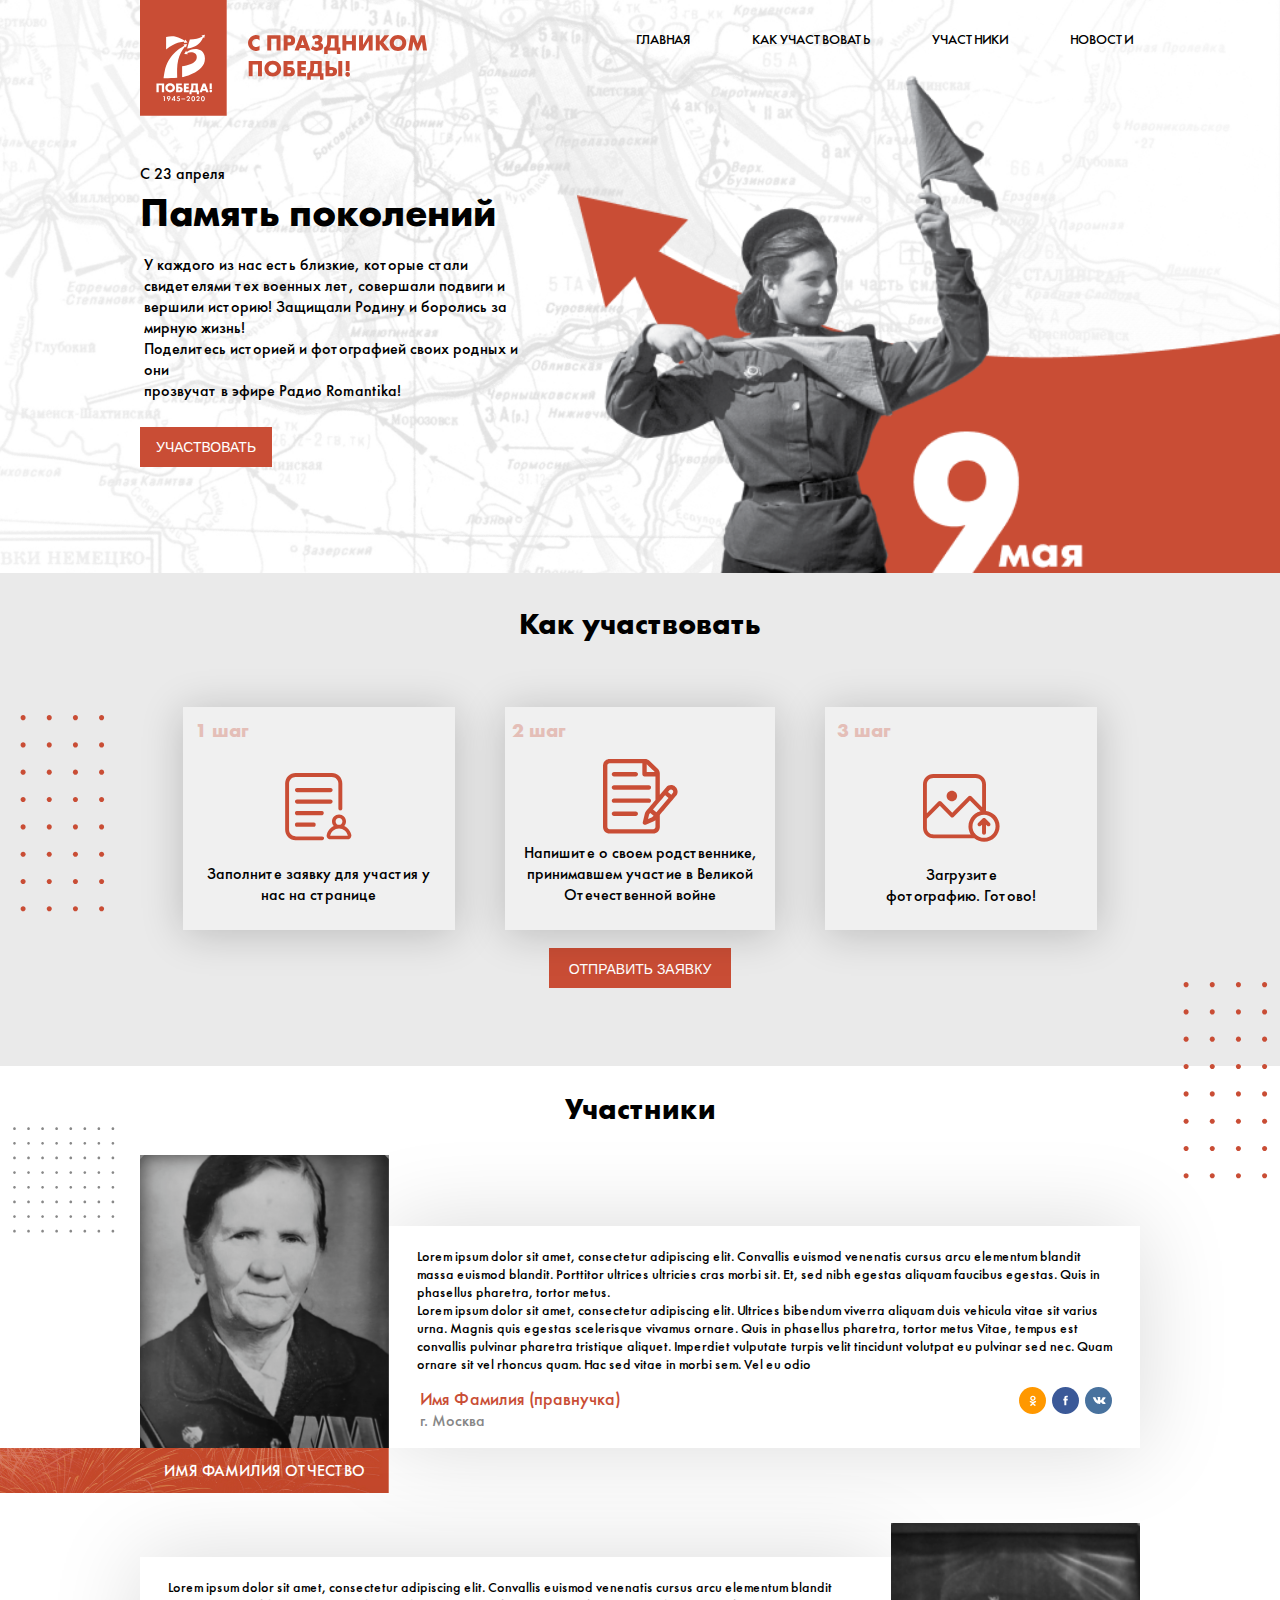
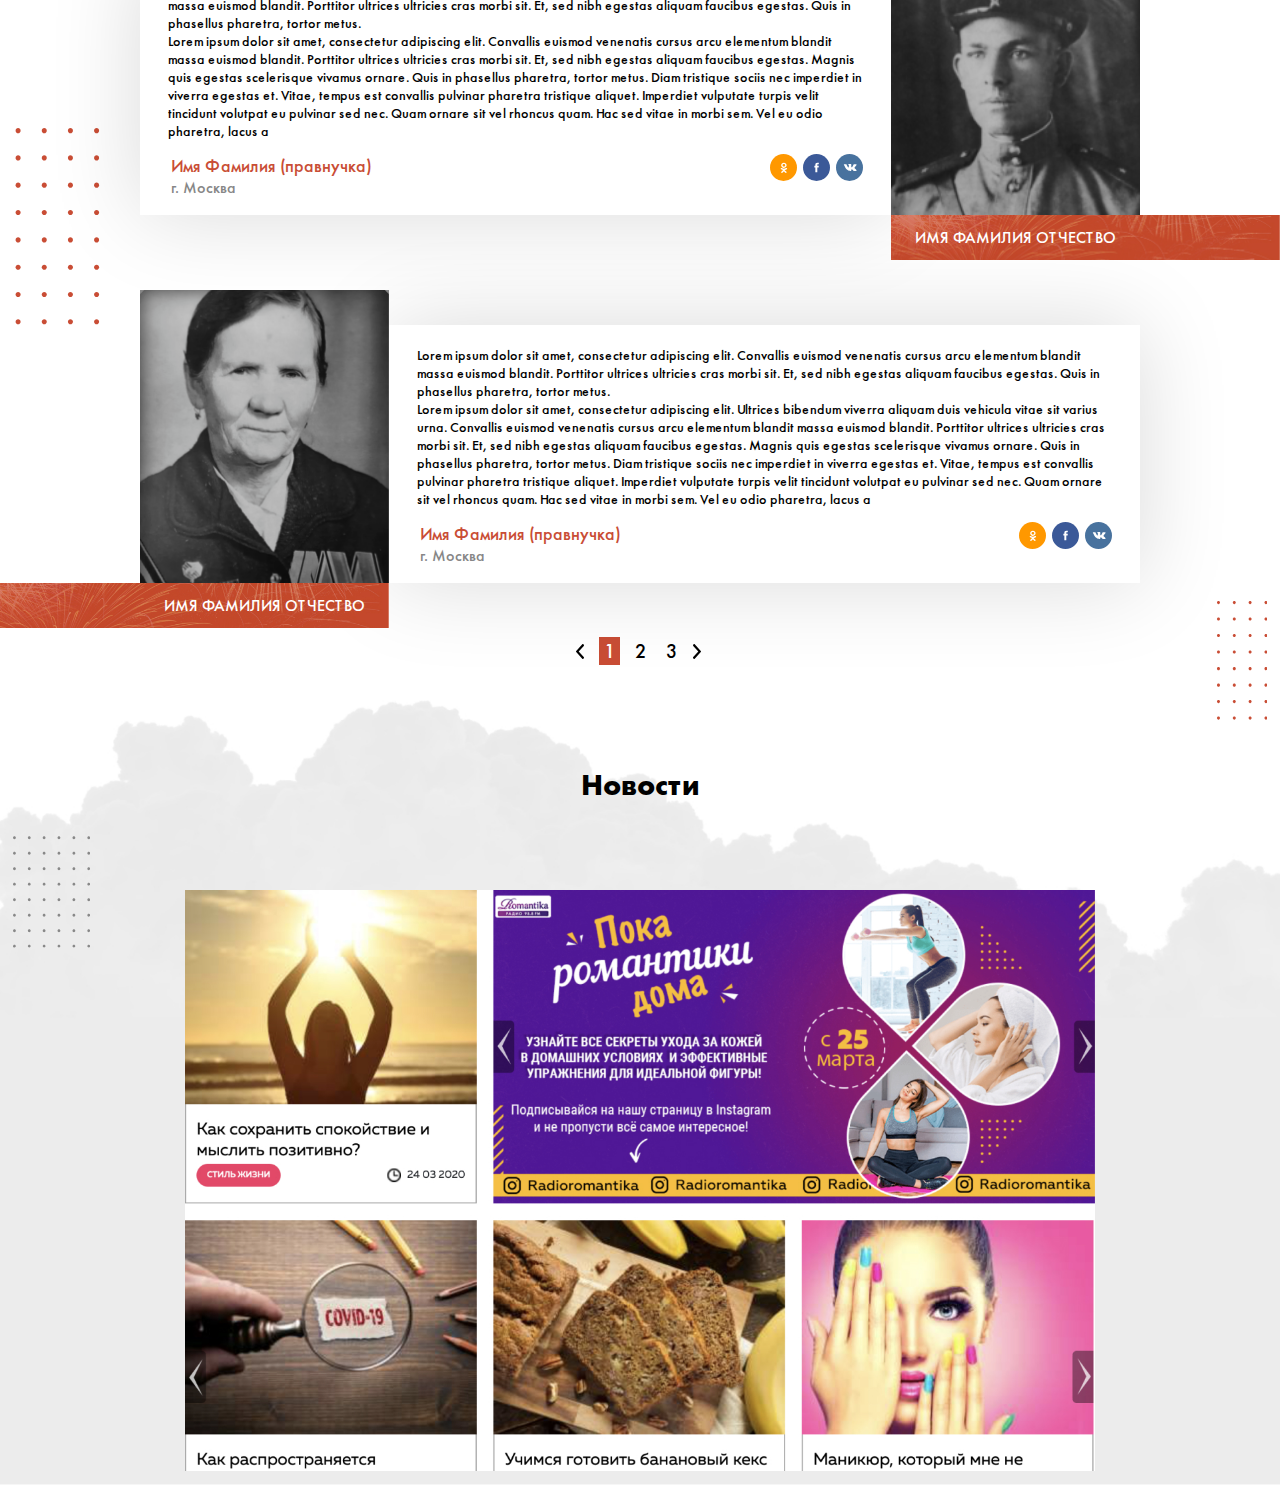
<file: index.html>
<!DOCTYPE html>
<html lang="ru">

<head>
  <meta charset="UTF-8">
  <meta name="viewport" content="width=device-width, initial-scale=1.0">
  <meta http-equiv="X-UA-Compatible" content="ie=edge">
  <title>gpm-test</title>
  <link rel="stylesheet" href="fonts.css">
  <link rel="stylesheet" href="index.css">
  <link rel="stylesheet" href="form.css">
  <link rel="preconnect" href="https://fonts.gstatic.com">
</head>

<body class="body">
  <header class="header">
    <div class="container">
      <div class="header__top">
        <img src="img/75-logo.svg" class="header__logo">
        <div class="header__logo-box">
          <img src="img/congrats.svg" class="header__logo-letters">
          <div class="header__date">С 23 апреля</div>
        </div>
        <nav class="header__nav">
          <ul class="header__list">
            <li class="header__list-item">
              <a class="header__link" href="#">главная</a>
            </li>
            <li class="header__list-item">
              <a class="header__link" href="#">Как участвовать</a>
            </li>
            <li class="header__list-item">
              <a class="header__link" href="#">Участники</a>
            </li>
            <li class="header__list-item">
              <a class="header__link" href="#">Новости</a>
            </li>
          </ul>
        </nav>
        <button class="header__open-btn" type="button">
          <span class="visually-hidden">Открыть меню</span>
        </button>
        <div class="header__modal">
          <button class="header__close-btn" type="button">
            <span class="visually-hidden">Закрыть меню</span>
          </button>
          <nav class="header__mobile-nav">
            <ul class="header__list">
              <li class="header__list-item">
                <a class="header__link" href="#">главная</a>
              </li>
              <li class="header__list-item">
                <a class="header__link" href="#">Как участвовать</a>
              </li>
              <li class="header__list-item">
                <a class="header__link" href="#">Участники</a>
              </li>
              <li class="header__list-item">
                <a class="header__link" href="#">Новости</a>
              </li>
            </ul>
          </nav>
        </div>
      </div>
      <div class="header__bottom">
        <div class="header__date header__date--bottom">С 23 апреля</div>
        <h1 class="header__title">Память поколений</h1>
        <p class="header__paragraph">
          У каждого из нас есть близкие, которые стали свидетелями тех военных лет, совершали подвиги и вершили историю!
          Защищали Родину и боролись за мирную жизнь!<br>
          Поделитесь историей и фотографией своих родных и они<br> прозвучат в эфире Радио Romantika!
        </p>
        <button class="header__button red-btn" type="button">Участвовать</button>
      </div>
    </div>
    <div class="header__bottom"></div>
  </header>
  <main class="main">
    <div class="steps">
      <div class="container container--steps">
        <h2 class="steps__title section-title">Как участвовать</h2>
        <ul class="steps__list">
          <li class="steps__card card card--first">
            <h3 class="card__title">1 шаг</h3>
            <p class="card__text">Заполните заявку для участия у нас на странице</p>
          </li>
          <li class="steps__card card card--second">
            <h3 class="card__title">2 шаг</h3>
            <p class="card__text">Напишите о своем родственнике, принимавшем участие в Великой Отечественной войне</p>
          </li>
          <li class="steps__card card card--third">
            <h3 class="card__title">3 шаг</h3>
            <p class="card__text">Загрузите фотографию. Готово!</p>
          </li>
        </ul>
        <button class="steps__button red-btn" type="button">Отправить заявку</button>
      </div>
    </div>
    <div class="members">
      <h2 class="members__title section-title">Участники</h2>
      <ul class="members__list">

        <li class="members__card member-card">
          <div class="member-card__photo-box">
            <img class="member-card__photo" src="img/person.png" alt="Фото родственника">
            <div class="member-card__photo-name">
              <span class="member-card__name-box">
                Имя Фамилия Отчество
              </span>
            </div>
          </div>
          <div class="member-card__body">
            <p class="member-card__paragraph member-card__paragraph--first">
              Lorem ipsum dolor sit amet, consectetur adipiscing elit. Convallis euismod venenatis cursus arcu elementum
              blandit massa euismod blandit. Porttitor ultrices ultricies cras morbi sit. Et, sed nibh egestas aliquam
              faucibus egestas. Quis in phasellus pharetra, tortor metus.
            </p>
            <p class="member-card__paragraph">
              Lorem ipsum dolor sit amet, consectetur adipiscing elit. Ultrices bibendum viverra aliquam duis vehicula
              vitae sit varius urna. Magnis quis egestas scelerisque vivamus ornare. Quis in phasellus pharetra, tortor
              metus Vitae, tempus est convallis pulvinar pharetra tristique aliquet. Imperdiet vulputate turpis velit
              tincidunt volutpat eu pulvinar sed nec. Quam ornare sit vel rhoncus quam. Hac sed vitae in morbi sem. Vel
              eu odio
            </p>
            <div class="member-card__footer">
              <div class="member-card__personal-info">
                <p class="member-card__name">
                  <span class="member-card__name-bold">
                    Имя Фамилия
                  </span>
                  (правнучка)
                </p>
                <p class="member-card__city">
                  г. Москва
                </p>
              </div>
              <ul class="member-card__socials">
                <li class="member-card__socials-item">
                  <a class="member-card__socials-link member-card__socials-link--odnoklassniki" href="#">
                    <span class="visually-hidden">Одноклассники</span>
                  </a>
                </li>
                <li class="member-card__socials-item">
                  <a class="member-card__socials-link member-card__socials-link--facebook" href="#">
                    <span class="visually-hidden">Фейсбук</span>
                  </a>
                </li>
                <li class="member-card__socials-item">
                  <a class="member-card__socials-link member-card__socials-link--vk" href="#">
                    <span class="visually-hidden">Вконтакте</span>
                  </a>
                </li>
              </ul>
            </div>
          </div>
        </li>
        <li class="members__card member-card member-card--reversed">
          <div class="member-card__photo-box">
            <img class="member-card__photo" src="img/person2.jpg" alt="Фото родственника">
            <div class="member-card__photo-name">
              <span class="member-card__name-box">
                Имя Фамилия Отчество
              </span>
            </div>
          </div>
          <div class="member-card__body">
            <p class="member-card__paragraph member-card__paragraph--first">
              Lorem ipsum dolor sit amet, consectetur adipiscing elit. Convallis euismod venenatis cursus arcu elementum
              blandit massa euismod blandit. Porttitor ultrices ultricies cras morbi sit. Et, sed nibh egestas aliquam
              faucibus egestas. Quis in phasellus pharetra, tortor metus.
            </p>
            <p class="member-card__paragraph">
              Lorem ipsum dolor sit amet, consectetur adipiscing elit. Convallis euismod venenatis cursus arcu elementum
              blandit massa euismod blandit. Porttitor ultrices ultricies cras morbi sit. Et, sed nibh egestas aliquam
              faucibus egestas. Magnis quis egestas scelerisque vivamus ornare. Quis in phasellus pharetra, tortor
              metus. Diam tristique sociis nec imperdiet in viverra egestas et. Vitae, tempus est convallis pulvinar
              pharetra tristique aliquet. Imperdiet vulputate turpis velit tincidunt volutpat eu pulvinar sed nec. Quam
              ornare sit vel rhoncus quam. Hac sed vitae in morbi sem. Vel eu odio pharetra, lacus a
            </p>
            <div class="member-card__footer">
              <div class="member-card__personal-info">
                <p class="member-card__name">
                  <span class="member-card__name-bold">
                    Имя Фамилия
                  </span>
                  (правнучка)
                </p>
                <p class="member-card__city">
                  г. Москва
                </p>
              </div>
              <ul class="member-card__socials">
                <li class="member-card__socials-item">
                  <a class="member-card__socials-link member-card__socials-link--odnoklassniki" href="#">
                    <span class="visually-hidden">Одноклассники</span>
                  </a>
                </li>
                <li class="member-card__socials-item">
                  <a class="member-card__socials-link member-card__socials-link--facebook" href="#">
                    <span class="visually-hidden">Фейсбук</span>
                  </a>
                </li>
                <li class="member-card__socials-item">
                  <a class="member-card__socials-link member-card__socials-link--vk" href="#">
                    <span class="visually-hidden">Вконтакте</span>
                  </a>
                </li>
              </ul>
            </div>
          </div>
        </li>
        <li class="members__card member-card">
          <div class="member-card__photo-box">
            <img class="member-card__photo" src="img/person.png" alt="Фото родственника">
            <div class="member-card__photo-name">
              <span class="member-card__name-box">
                Имя Фамилия Отчество
              </span>
            </div>
          </div>
          <div class="member-card__body">
            <p class="member-card__paragraph member-card__paragraph--first">
              Lorem ipsum dolor sit amet, consectetur adipiscing elit. Convallis euismod venenatis cursus arcu elementum
              blandit massa euismod blandit. Porttitor ultrices ultricies cras morbi sit. Et, sed nibh egestas aliquam
              faucibus egestas. Quis in phasellus pharetra, tortor metus.
            </p>
            <p class="member-card__paragraph">
              Lorem ipsum dolor sit amet, consectetur adipiscing elit. Ultrices bibendum viverra aliquam duis vehicula
              vitae sit varius urna. Convallis euismod venenatis cursus arcu elementum blandit massa euismod blandit.
              Porttitor ultrices ultricies cras morbi sit. Et, sed nibh egestas aliquam faucibus egestas. Magnis quis
              egestas scelerisque vivamus ornare. Quis in phasellus pharetra, tortor metus. Diam tristique sociis nec
              imperdiet in viverra egestas et. Vitae, tempus est convallis pulvinar pharetra tristique aliquet.
              Imperdiet vulputate turpis velit tincidunt volutpat eu pulvinar sed nec. Quam ornare sit vel rhoncus quam.
              Hac sed vitae in morbi sem. Vel eu odio pharetra, lacus a
            </p>
            <div class="member-card__footer">
              <div class="member-card__personal-info">
                <p class="member-card__name">
                  <span class="member-card__name-bold">
                    Имя Фамилия
                  </span>
                  (правнучка)
                </p>
                <p class="member-card__city">
                  г. Москва
                </p>
              </div>
              <ul class="member-card__socials">
                <li class="member-card__socials-item">
                  <a class="member-card__socials-link member-card__socials-link--odnoklassniki" href="#">
                    <span class="visually-hidden">Одноклассники</span>
                  </a>
                </li>
                <li class="member-card__socials-item">
                  <a class="member-card__socials-link member-card__socials-link--facebook" href="#">
                    <span class="visually-hidden">Фейсбук</span>
                  </a>
                </li>
                <li class="member-card__socials-item">
                  <a class="member-card__socials-link member-card__socials-link--vk" href="#">
                    <span class="visually-hidden">Вконтакте</span>
                  </a>
                </li>
              </ul>
            </div>
          </div>
        </li>
      </ul>
      <div class="members__breadcrumb breadcrumb">
        <button class="members__breadcrumb-btn members__breadcrumb-btn--previous" type="button"></button>
        <ul class="members__breadcrumb-list">
          <li class="members__item">
            <a class="members__breadcrumb-link members__breadcrumb-link--active" href="#">1</a>
          </li>
          <li class="members__item">
            <a class="members__breadcrumb-link" href="#">2</a>
          </li>
          <li class="members__item">
            <a class="members__breadcrumb-link" href="#">3</a>
          </li>
        </ul>
        <button class="members__breadcrumb-btn members__breadcrumb-btn--next" type="button"></button>
      </div>

    </div>
    <div class="news">
      <div class="container">

        <h2 class="news__title section-title">Новости</h2>
        <img class="news__image" src="img/news-mock.jpg" alt="">
      </div>
    </div>
  </main>

  <div class="modal-form">
    <button class="modal-form__close" type="button">
      <span class="visually-hidden">Закрыть форму</span>
    </button>
    <h2 class="modal-form__title">Подать заявку</h2>
    <form class="modal-form__form form" action="" method="POST" name="application-form">
      <label class="form__label" for="name">Ваше имя и фамилия</label>
      <input class="form__input" type="text" name="name" id="name" pattern="(\w{2,} \w{2,})" autofocus required>

      <label class="form__label" for="city">Город</label>
      <input class="form__input" type="text" name="city" id="city" required>

      <div class="form__group">
        <div class="form__item">
          <label class="form__label" for="tel">Телефон</label>
          <input class="form__input" type="tel" id="phone" name="phone"
            pattern="^(\s*)?(\+)?([- _():=+]?\d[- _():=+]?){10,14}(\s*)?$" required>
        </div>
        <div class="form__item">
          <label class="form__label" for="mail">Email</label>
          <input class="form__input" type="email" name="email" id="email" pattern=".+@.+\..+" required>
        </div>
      </div>

      <label class="form__label" for="relative-name">Имя и фамилия родственника</label>
      <input class="form__input" type="text" name="relative-name" id="relative-name" pattern="(\w{2,} \w{2,})" required>

      <label class="form__label" for="relation">Кем вы приходитесь (внук, племянница и тд)</label>
      <input class="form__input" type="text" name="relation" id="relation" required>

      <button class="form__image-upload red-btn" type="button">
        <input type="file" class="form__image-upload-element">
        Прикрепить фото
      </button>

      <div class="form__textarea-box">
        <div class="form__label-box">
          <label class="form__label" for="story">Напишите историю</label>
          <span class="form__textarea-max">до 3500 символов</span>
        </div>

        <textarea class="form__textarea" id="story" name="story" rows="5" maxlength="3500" required></textarea>
      </div>

      <button class="form__submit red-btn" type="submit">
        Отправить
      </button>
    </form>
    <div class="modal-form__success">
      <p>Ваша заявка отправлена</p>
    </div>
  </div>
  <script src="index.js"></script>
</body>

</html>
</file>
<file: fonts.css>
@font-face {
	font-family: 'Futura PT';
	src: url('./fonts/futura_pt_bold.eot'); /* IE 9 Compatibility Mode */
	src: url('./fonts/futura_pt_bold.eot?#iefix') format('embedded-opentype'), /* IE < 9 */
		url('./fonts/futura_pt_bold.woff2') format('woff2'), /* Super Modern Browsers */
		url('./fonts/futura_pt_bold.woff') format('woff'), /* Firefox >= 3.6, any other modern browser */
		url('./fonts/futura_pt_bold.ttf') format('truetype'), /* Safari, Android, iOS */
        url('./fonts/futura_pt_bold.svg#futura_pt_bold') format('svg'); /* Chrome < 4, Legacy iOS */
    font-weight: 700;
}

@font-face {
	font-family: 'Futura PT';
	src: url('./fonts/futura_pt_medium.eot'); /* IE 9 Compatibility Mode */
	src: url('./fonts/futura_pt_medium.eot?#iefix') format('embedded-opentype'), /* IE < 9 */
		url('./fonts/futura_pt_medium.woff2') format('woff2'), /* Super Modern Browsers */
		url('./fonts/futura_pt_medium.woff') format('woff'), /* Firefox >= 3.6, any other modern browser */
		url('./fonts/futura_pt_medium.ttf') format('truetype'), /* Safari, Android, iOS */
        url('./fonts/futura_pt_medium.svg#futura_pt_medium') format('svg'); /* Chrome < 4, Legacy iOS */
    font-weight: 500;
}
</file>
<file: index.css>
* {
  box-sizing: border-box;
}

html {
  height: 100%;
}

.visually-hidden {
  position: absolute;
  clip: rect(1px, 1px, 1px, 1px);
  padding: 0;
  border: 0;
  height: 1px;
  width: 1px;
  overflow: hidden;
}

.body {
  position: relative;
  min-height: 100%;
  padding: 0;
  margin: 0;
  color: #000000;
  font-family: 'Futura PT', sans-serif;
}

img {
  max-width: 100%;
  height: auto;
}

.container {
  padding: 0 10px;
}

.red-btn {
  padding: 0 16px;
  height: 28px;
  border: none;
  background: #C94D35;
  font-style: normal;
  font-weight: 500;
  font-size: 10px;
  line-height: 13px;
  text-align: center;
  text-transform: uppercase;
  color: #FFFFFF;
}

.section-title {
  margin: 0;
  font-weight: bold;
  font-size: 20px;
  line-height: 26px;
  text-align: center;
}

.header {
  position: relative;
  min-height: 423px;
  background-image: url("img/uniform-girl.png"), url("img/map.jpg");
  background-repeat: no-repeat;
  background-position-y: bottom, center;
  background-position-x: 100%;
  background-size: 280px 200px, cover;
}

.header__top {
  display: flex;
}

.header__date--bottom {
  display: none;
}

.header__logo-box {
  display: flex;
  align-items: flex-start;
  flex-direction: column;
  margin-left: 10px;
}

.header__logo-letters {
  margin-top: 10px;
}

.header__date {
  margin-top: 5px;
  font-weight: 500;
  font-size: 10px;
  line-height: 13px;
}

.header__open-btn {
  margin-left: auto;
  border: none;
  width: 22px;
  height: 15px;
  margin-top: 15px;
  background-color: transparent;
  background-image: url("img/burger.svg");
}

.header__title {
  margin: 0;

  margin-top: 13px;

  font-weight: 700;
  font-size: 30px;
  line-height: 38px;
  text-align: center;
}

.header__paragraph {
  margin: 0;
  padding: 0 4px;
  font-weight: 500;
  font-size: 10px;
  line-height: 13px;
  text-align: center;
}

.header__nav {
  display: none;
}

.header__modal {
  width: 97px;
  padding: 4px 4px;
  display: none;
  position: absolute;
  top: 0;
  right: 0;
  min-height: 88px;
  background: #FFFFFF;
  box-shadow: 0px 4px 20px rgba(0, 0, 0, 0.25);
}

.header__modal--visible {
  display: block;
}

.header__list {
  margin: 0;
  padding: 0;
  list-style: none;
}

.header__modal .header__list {
  padding-left: 2px;
}

.header__link {
  color: #000000;
  text-transform: uppercase;
  text-decoration: none;
  cursor: pointer;
  font-weight: 500;
  font-size: 10px;
  line-height: 13px;
}

.header__modal .header__link {
  font-weight: 500;
  font-size: 9px;
  line-height: 12px;
}

.header__close-btn {
  display: block;
  width: 7px;
  height: 7px;
  background-image: url("img/close-btn.svg");
  background-repeat: no-repeat;
  border: none;
  background-color: transparent;
  margin-left: auto;
}

.header__button {
  display: block;
  margin: 0 auto;
  margin-top: 10px;

}

.steps {
  background-color: #EAEAEA;
  padding: 22px 27px 28px 27px;

}

.steps__list {
  list-style: none;
  margin: 0;
  padding: 0;
  margin-top: 20px;
}

.steps__card {
  margin-bottom: 22px;
}

.steps__card:last-child {
  margin-bottom: 0;
}

.steps__button {
  display: block;
  margin: 0 auto;
  margin-top: 24px;
  cursor: pointer;
}

.steps__button:hover {
  background: #af3f2a;
}

.steps__button:active {
  background: #c94d35b5;
}

.card {
  background-color: #ffffff;
  box-shadow: 0px 4px 40px rgba(0, 0, 0, 0.2);
  padding: 10px 12px;
  min-height: 124px;
  background-repeat: no-repeat;
  background-position: center;
}

.card--first {
  background-image: url("img/application.svg");
  background-position-y: 18px;
}

.card--second {
  background-image: url("img/story-icon.svg");
  background-position-y: 27px;
}

.card--third {
  background-image: url("img/upload-image.svg");
  background-position-y: 19px;
}

.card__title {
  margin: 0;
  font-weight: bold;
  font-size: 12px;
  line-height: 15px;
  color: #C94D35;
  opacity: 0.3;
}

.card__text {
  margin: 0;
  font-weight: 500;
  font-size: 10px;
  line-height: 13px;
  text-align: center;
}

.card--first .card__text {
  padding: 0 46px;
  padding-top: 55px;
}

.card--second .card__text {
  padding-top: 64px;
}

.card--third .card__text {
  padding: 0 46px;
  padding-top: 54px;
}

.members {
  padding: 13px 10px;
}

.members__breadcrumb {
  display: none;
}

.members__title {
  margin: 0;
}

.members__list {
  list-style: none;
  margin: 0;
  padding: 0;
}

.member-card {
  position: relative;
}

.member-card::after {
  content: '';
  display: block;
  clear: both;
}

.member-card--reversed {
  display: none;
}

.member-card__photo-box {
  float: left;
  margin-top: -33px;
  margin-right: 7px;
  z-index: 0;
}

.member-card__photo {
  z-index: 0;
  width: 126px;
  height: auto;
}

.member-card__photo-name {
  position: relative;
  display: flex;
  align-items: center;
  justify-content: flex-end;
  min-height: 33px;
  background: url("img/salut.jpg") #C94D35;
  font-weight: 500;
  font-size: 8px;
  line-height: 10px;
  background-size: cover;
  background-position: top;
  margin-top: -38px;
  z-index: 1;
}

.member-card__name-box {
  width: 126px;
  display: block;
  padding: 5px 15px;
  text-transform: uppercase;
  color: #FFFFFF;
}

.member-card__body {
  margin: 0;
  margin-top: 40px;
  margin-bottom: 44px;
  padding-bottom: 10px;
  font-weight: normal;
  font-size: 9px;
  line-height: 12px;
  box-shadow: 0px 0px 90px rgba(0, 0, 0, 0.15);
  background-color: white;
}

.member-card__paragraph {
  padding: 0 3px;
  margin: 0;
}

.member-card__paragraph--first {
  padding: 10px 7px;
}

.member-card__footer {
  padding: 0 3px;
  padding-right: 14px;
  padding-top: 10px;
  display: flex;
}

.member-card__name {
  margin: 0;
  font-weight: 400;
  font-size: 12px;
  line-height: 15px;
  color: #C94D35;
}

.member-card__name-bold {
  font-weight: 500;
}

.member-card__city {
  margin: 0;
  font-weight: normal;
  font-size: 10px;
  line-height: 13px;
  color: #878787;
}

.member-card__socials {
  display: flex;
  list-style: none;
  margin: 0;
  padding: 0;
  margin-left: auto;
}

.member-card__socials-item {
  margin-left: 6px;
}

.member-card__socials-link {
  display: block;
  width: 22px;
  height: 22px;
  border-radius: 50%;
}

.member-card__socials-link--odnoklassniki {
  background: url("img/odnoklassniki.svg") #FF9800 no-repeat center;
}

.member-card__socials-link--facebook {
  background: url("img/facebook.svg") #3B5998 no-repeat center;
}

.member-card__socials-link--vk {
  background: url("img/vk.svg") #48729E no-repeat center;
}

.news__image {
  width: 100%;
  height: auto;
}

@media (min-width: 768px) {

  .container {
    padding: 0 34px;
  }

  .header {
    min-height: 344px;
    background-size: 424px 308px, cover;
  }

  .header__open-btn {
    display: none;
  }

  .header__list {
    display: flex;
    flex-direction: row;
    margin-right: 7px;
  }

  .header__nav {
    display: block;
    margin-left: auto;
  }

  .header__link {
    padding-top: 15px;
    display: block;
    margin-left: 33px;
  }

  .header__date {
    display: none;
  }

  .header__date--bottom {
    display: block;
    font-weight: 500;
    font-size: 12px;
    line-height: 15px;
  }

  .header__bottom {
    margin-top: 35px;
  }

  .header__title {
    margin-top: 3px;
    text-align: left;
  }

  .header__paragraph {
    width: 43%;
    text-align: left;
    font-size: 12px;
    line-height: 15px;
    margin-top: 7px;
  }

  .header__button {
    margin-right: auto;
    margin-left: 0;
    margin-top: 12px;
  }

  .steps {
    padding: 32px 0 22px 0;
    position: relative;
  }

  .steps::before {
    position: absolute;
    content: "";
    background: url("img/oval-group-1.svg") no-repeat;
    top: 92px;
    left: 6px;
    height: 119px;
    width: 51px;
  }

  .steps::after {
    position: absolute;
    content: "";
    background: url("img/oval-group-1.svg") no-repeat;
    right: 15px;
    bottom: 25px;
    height: 119px;
    width: 51px;
  }

  .section-title {
    font-size: 25px;
    line-height: 32px;
  }

  .steps__list {
    display: flex;
    flex-direction: row;
    margin-top: 64px;
  }

  .card {
    width: 33.3%;
    margin-right: 39px;
    margin-bottom: 0;
    background-color: #F0F0F0;
    z-index: 1;
  }

  .card:last-child {
    margin-right: 0;
  }

  .card:hover {
    background-color: #FFFFFF;
    transform: translateY(-11px);
    transition: 0.2s;
  }

  .card__title {
    font-size: 18px;
    line-height: 23px;
  }

  .card__text {
    font-size: 12px;
    line-height: 15px;
    font-weight: 500;
  }

  .card--first .card__text {
    padding: 0px 4px;
    padding-top: 92px;
  }

  .card--first {
    background-position-y: 49px;
  }

  .card--third .card__text {
    padding: 0 24px;
    padding-top: 92px;
  }

  .card--third {
    background-position-y: 53px;
  }

  .card--second .card__text {
    padding-top: 77px;
  }

  .card--second {
    padding: 10px 7px;
  }

  .steps__button {
    margin-top: 38px;
  }

  .members {
    padding: 24px 0;
    position: relative;
  }

  .members::before {
    position: absolute;
    content: "";
    background: url("img/oval-group-2.svg") no-repeat;
    top: -38px;
    left: 4px;
    height: 62px;
    width: 64px;
  }

  .member-card {
    display: flex;
    align-items: flex-end;
    margin-left: 34px;
    margin-right: 34px;
    margin-bottom: 50px;
  }

  .member-card__paragraph {
    font-size: 12px;
    line-height: 15px;
    padding: 0;
  }

  .member-card__paragraph--first {
    padding: 0;
  }

  .member-card__name {
    font-size: 14px;
    line-height: 18px;
  }

  .member-card__photo-name {
    margin-left: -34px;
    margin-bottom: 0;
  }

  .member-card--reversed {
    position: relative;
  }

  .member-card--reversed::before {
    position: absolute;
    content: "";
    background: url("img/oval-group-1.svg") no-repeat;
    top: 0;
    left: -29px;
    z-index: -1;
    height: 119px;
    width: 51px;
  }

  .member-card--reversed::after {
    position: absolute;
    content: "";
    background: url("img/oval-group-2.svg") no-repeat;
    bottom: -67px;
    right: -25px;
    height: 62px;
    width: 64px;
  }

  .member-card--reversed .member-card__photo-name {
    justify-content: flex-start;
  }

  .member-card--reversed .member-card__photo-box {
    order: 2;
  }

  .member-card--reversed .member-card__photo-name {
    margin-right: -34px;
    margin-left: 0;
  }

  .member-card__photo-box {
    margin-top: 0;
    margin-right: 0;
    margin-bottom: -33px;
    float: none;
  }

  .member-card__photo {
    width: 185px;
    max-width: 185px;
  }

  .member-card__name-box {
    display: flex;
    align-items: center;
    font-weight: 500;
    font-size: 12px;
    line-height: 15px;
    width: 185px;
  }

  .member-card__city {
    font-size: 12px;
    line-height: 15px;
  }

  .member-card__body {
    margin-top: 27px;
    margin-bottom: 0;
    padding: 13px 7px;
  }

  .member-card__footer {
    padding-right: 0;
  }

  .members__list {
    margin-bottom: 70px;
  }

  .members__breadcrumb {
    display: flex;
    flex-direction: row;
    justify-content: center;
  }

  .members__breadcrumb-btn {
    border: none;
    background-color: transparent;
    height: 15px;
    width: 8px;
  }

  .members__breadcrumb-btn--previous {
    background: url("img/left-arrow.svg") no-repeat;
    margin-right: 11px;
  }

  .members__breadcrumb-btn--next {
    background: url("img/right-arrow.svg") no-repeat;
    margin-left: 11px;
  }

  .members__breadcrumb-list {
    margin: 0;
    padding: 0;
    list-style: none;
    display: flex;
  }

  .members__breadcrumb-link {
    padding: 1px 5px;
    font-weight: 500;
    font-size: 16px;
    line-height: 140.88%;
    text-align: center;
    color: #000000;
    color: #000000;
    text-decoration: none;
  }

  .members__item {
    margin-right: 10px;
  }

  .members__item:last-child {
    margin-right: 0;
  }

  .members__breadcrumb-link--active {
    background-color: #C94D35;
    color: #FFFFFF;
  }

  .news {
    position: relative;
    padding-bottom: 14px;
    padding-top: 42px;
  }

  .main {
    background-image: url("img/news-background.jpg");
    background-size: contain;
    background-position-x: left;
    background-repeat: no-repeat;
    background-position-y: 102%;
  }

  .news::before {
    position: absolute;
    content: "";
    background: url("img/oval-group-1.svg") no-repeat;
    right: 13px;
    top: -88px;
    height: 119px;
    width: 51px;
  }

  .news::after {
    position: absolute;
    content: "";
    background: url("img/oval-group-2.svg") no-repeat;
    left: -20px;
    top: -5px;
    height: 62px;
    width: 64px;
  }

  .news__image {
    display: block;
    margin: 0 auto;
    margin-top: 40px;
    width: 484px;
  }
}

@media (min-width: 1280px) {
  .main {
    background-position-y: 100%;
  }

  .container {
    padding: 0 140px;
  }

  .header__logo {
    width: 88px;
  }

  .header__logo-box {
    margin-left: 20px;
  }

  .header__logo-letters {
    margin-top: 35px;
    width: 180px;
  }

  .header__link {
    font-size: 14px;
    line-height: 18px;
    padding-top: 30px;
    margin-left: 62px;
  }

  .header__date--bottom {
    font-size: 16px;
    line-height: 21px;
  }

  .header__bottom {
    margin-top: 47px;
  }

  .header__title {
    font-size: 40px;
    line-height: 51px;
  }

  .header__paragraph {
    font-size: 16px;
    line-height: 21px;
    width: 40%;
    margin-top: 16px;
  }

  .header__button {
    margin-top: 26px;
    height: 40px;
  }

  .red-btn {
    font-size: 14px;
    line-height: 18px;
  }

  .header {
    min-height: 573px;
    background-size: 703px 508px, cover;
  }

  .section-title {
    font-size: 30px;
    line-height: 38px;
  }

  .container--steps {
    padding: 0px 183px;
  }

  .steps {
    padding-bottom: 78px;
  }

  .steps::before {
    width: 86px;
    height: 203px;
    top: 142px;
    left: 19px;
    background-size: contain;
  }

  .card__title {
    font-size: 20px;
    line-height: 26px;
  }

  .card__text {
    font-size: 16px;
    line-height: 21px;
  }

  .card {
    background-size: 67px 68px;
    padding-bottom: 24px;
    margin-right: 50px;
  }

  .card--first {
    background-position-y: 66px;
  }

  .card--first .card__text {
    padding-top: 120px;
  }

  .card--second .card__text {
    padding-top: 99px;
  }

  .card--second {
    background-size: 75px 91px;
  }

  .card--second {
    background-position-y: 44px;
  }

  .card--third {
    background-position-y: 66px;
    background-size: 77px 71px;
  }

  .card--third .card__text {
    padding: 0px 46px;
    padding-top: 121px;
  }

  .steps::after {
    width: 86px;
    height: 203px;
    bottom: -119px;
    right: 12px;
    background-size: contain;
  }

  .steps__button {
    height: 40px;
    padding: 12px 20px;
    margin-top: 18px;
  }

  .members::before {
    width: 111px;
    height: 106px;
    top: 61px;
    left: 13px;
    background-size: contain;
  }

  .member-card__photo {
    width: 249px;
    max-width: 249px;
    margin-left: 140px;
  }

  .member-card {
    margin-right: 140px;
    margin-left: 0;
    margin-bottom: 63px;
  }

  .member-card:last-child {
    margin-bottom: 0;
  }

  .members__list {
    margin-top: 27px;
  }

  .member-card__name-box {
    font-size: 16px;
    line-height: 21px;
  }

  .member-card__paragraph {
    font-size: 14px;
    line-height: 18px;
  }

  .member-card__photo-name {
    margin-top: -40px;
  }

  .member-card--reversed .member-card__photo-name {
    margin-right: 0;
  }

  .member-card__name-box {
    width: 249px;
    justify-content: center;
    padding: 12px 15px;
  }

  .member-card__body {
    padding: 21px 28px;
    padding-bottom: 17px;
    margin-bottom: 12px;
  }

  .member-card__socials-link {
    width: 27px;
    height: 27px;
  }

  .member-card.member-card--reversed {
    margin-right: 0;
    margin-left: 140px;
  }

  .member-card--reversed .member-card__photo {
    margin-left: 0;
    margin-right: 140px;
  }

  .member-card__name {
    font-size: 18px;
    line-height: 23px;
  }

  .member-card__city {
    font-size: 16px;
    line-height: 21px;
  }

  .member-card__footer {
    padding-top: 14px;
  }

  .member-card--reversed::before {
    width: 86px;
    height: 203px;
    top: 142px;
    top: 205px;
    left: -126px;
    background-size: contain;
  }

  .member-card--reversed::after {
    display: none;
  }

  .member-card {
    margin-right: 140px;
    margin-left: 0;
    margin-bottom: 63px;
  }

  .members__breadcrumb {
    align-items: center;
  }

  .members__breadcrumb-link {
    font-size: 20px;
    line-height: 140.88%;
  }

  .members__list {
    margin-bottom: 42px;
  }

  .news {
    padding-top: 77px;
  }

  .news::after {
    width: 77px;
    height: 112px;
    top: 147px;
    left: 13px;
    background-size: cover;
  }

  .news__image {
    width: 910px;
    margin-top: 86px;
  }
}

@media (min-width: 1920px) {
  .main {
    background-position-y: 100%;
  }

  .container {
    padding: 0 280px;
  }

  .header__logo {
    width: 134px;
    transform: translateY(-22px);
  }

  .header__logo-letters {
    margin-top: 30px;
    width: 266px;
  }

  .header__logo-box {
    margin-left: 31px;
  }

  .header__link {
    margin-left: 90px;
  }

  .header__date--bottom {
    font-size: 18px;
    line-height: 23px;
  }

  .header__title {
    font-size: 60px;
    line-height: 77px;
  }

  .header__paragraph {
    font-size: 18px;
    line-height: 23px;
    width: 36%;
    margin-top: 28px;
  }

  .header__button {
    height: 60px;
    padding: 0 38px;
    margin-top: 48px;
  }

  .red-btn {
    font-size: 18px;
    line-height: 23px;
  }

  .header {
    min-height: 860px;
    background-size: 1063px 762px, cover;
  }

  .section-title {
    font-size: 40px;
    line-height: 51px;
  }

  .steps {
    padding: 65px 0 62px 0;
  }

  .steps::before {
    width: 138px;
    height: 320px;
    top: 143px;
    left: 18px;
    background-size: cover;
  }

  .card {
    margin-right: 132px;
  }

  .card__title {
    font-size: 25px;
    line-height: 32px;
  }

  .card__text {
    font-size: 20px;
    line-height: 26px;
  }

  .card {
    padding: 20px 29px;
    background-size: 93px 101px;
    background-position-y: 105px;
  }

  .card--first .card__text {
    padding: 0px 12px;
    padding-top: 185px;
    padding-bottom: 20px;
  }

  .card--third .card__text {
    padding: 0px 58px;
    padding-top: 180px;
  }

  .card--second .card__text {
    padding-top: 179px;
  }

  .card--second {
    padding: 20px 29px;
    background-size: 113px 112px;
    background-position-y: 76px;
  }

  .card--third {
    background-size: 110px 106px;
  }

  .steps__button {
    height: 60px;
    margin-top: 40px;
  }

  .steps::after {
    width: 136px;
    height: 320px;
    bottom: -215px;
    right: 24px;
  }

  .members::before {
    width: 174px;
    height: 167px;
    top: 127px;
    left: 14px;
  }

  .members {
    padding: 83px 0;
  }

  .member-card__name-box {
    font-size: 18px;
    line-height: 23px;
  }

  .member-card__paragraph {
    font-size: 18px;
    line-height: 23px;
  }

  .member-card__name {
    font-size: 22px;
    line-height: 28px;
  }

  .member-card__city {
    font-size: 16px;
    line-height: 21px;
  }

  .member-card__photo {
    width: 373px;
    max-width: 373px;
    margin-left: 277px;
  }

  .member-card__name-box {
    width: 373px;
    padding: 24px 15px;
  }

  .member-card__body {
    margin-bottom: 37px;
  }

  .members__list {
    margin-top: 0;
  }

  .member-card {
    margin-right: 277px;
  }

  .member-card__socials-link {
    width: 30px;
    height: 30px;
  }

  .member-card.member-card--reversed {
    margin-left: 277px;
  }

  .member-card__photo {
    margin-left: 277px;
  }

  .member-card--reversed .member-card__photo {
    margin-right: 277px;
  }

  .members__breadcrumb {
    margin-top: 124px;
  }

  .members__breadcrumb-link {
    font-size: 26px;
    line-height: 140.88%;
  }

  .news {
    padding-top: 24px;
  }

  .news__image {
    width: 1366px;
    margin-top: 106px;
  }

  .members::after {
    content: "";
    background: url(img/oval-group-1.svg) no-repeat;
    width: 136px;
    height: 320px;
    bottom: -215px;
    right: 24px;
  }
}
</file>
<file: form.css>
.modal-form {
    display: none;
    height: 100%;
    max-width: 768px;
    padding: 14px 21px;
    width: 100%;
    position: absolute;
    top: 0;
    left: 0;
    z-index: 2;
    background: url("img/map.jpg") #F0F0F0;
    top: 0;
    left: 50%;
    z-index: 2;
    background: url(img/map.jpg) #F0F0F0;
    background-size: contain;
    transform: translateX(-50%);
    box-shadow: 0px 0px 90px rgba(0, 0, 0, 0.15);
}

.modal-form--visible {
    display: block;
}

.modal-form__success {
    display: none;
}

.form {
    display: flex;
    flex-direction: column;
}

.modal-form__close {
    margin-left: auto;
    display: block;
    width: 19px;
    height: 19px;
    border: none;
    background-color: transparent;
    background-image: url("img/form-close.svg");
    background-repeat: no-repeat;
}

.modal-form__title {
    font-weight: bold;
    font-size: 34px;
    line-height: 51px;
    text-align: center;
    margin: 0;
}

.form__label {
    font-weight: 500;
    font-size: 18px;
    line-height: 23px;
    padding-bottom: 12px;
}

.form__textarea-max {
    font-size: 16px;
    line-height: 21px;
    font-weight: 400;
}

.form__label-box {
    margin-bottom: 15px;
}

.form__input {
    font-weight: 500;
    font-size: 18px;
    line-height: 23px;
    background: #FFFFFF;
    border: 1px solid #000000;
    box-sizing: border-box;
    border-radius: 2px;
    padding: 12px 10px;
    margin-bottom: 18px;
}

.form__input:invalid {
    border-color: #C94D35;
}

.form__image-upload {
    width: 208px;
    height: 45px;
    font-weight: 500;
    font-size: 14px;
    line-height: 23px;
    margin: 0 auto;
    position: relative;
}

.form__image-upload-element {
    position: absolute;
    opacity: 0;
    top: 0;
    bottom: 0;
    right: 0;
    left: 0;
}

.form__submit {
    width: 204px;
    height: 45px;
    font-weight: 500;
    font-size: 14px;
    line-height: 23px;
    margin: 0 auto;
    margin-top: 40px;
}

.form__textarea-box {
    margin-top: 18px;
}

.form__textarea {
    width: 100%;
    min-height: 133px;
}

.form__item {
    display: flex;
    flex-direction: column;
}

@media (min-width: 768px) {

    .modal-form {
        height: auto;
        padding-bottom: 54px;
    }

    .form {
        padding: 0 50px;
        padding-top: 40px;
    }

    .modal-form__title {
        font-size: 40px;
    }

    .form__group {
        display: flex;
        justify-content: space-between;
    }

    .form__item {
        width: 286px;
    }

    .form__image-upload {
        margin-left: 0;
    }

    .form__label-box {
        display: flex;
        justify-content: space-between;
        margin-bottom: 0;
    }

    .form__submit {
        height: 60px;
        font-weight: 500;
        font-size: 18px;
        line-height: 23px;
    }
}
</file>
